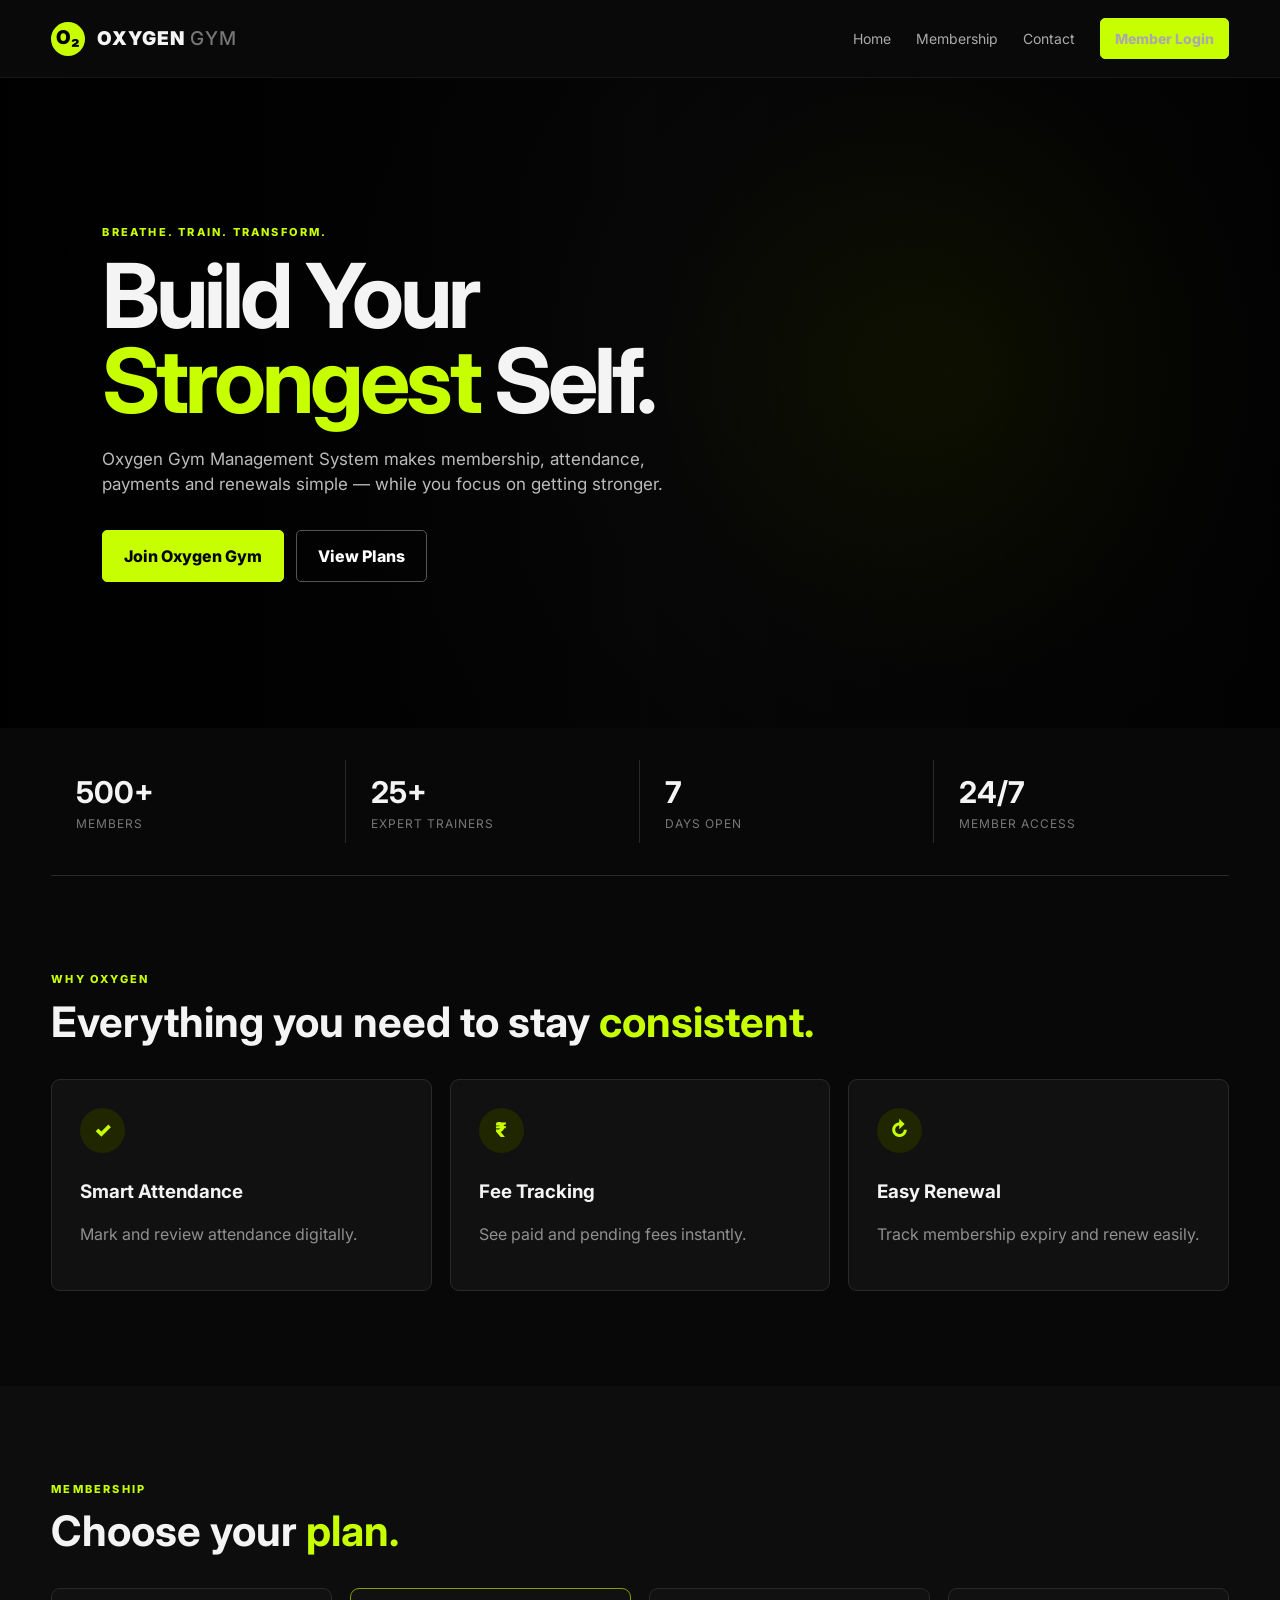
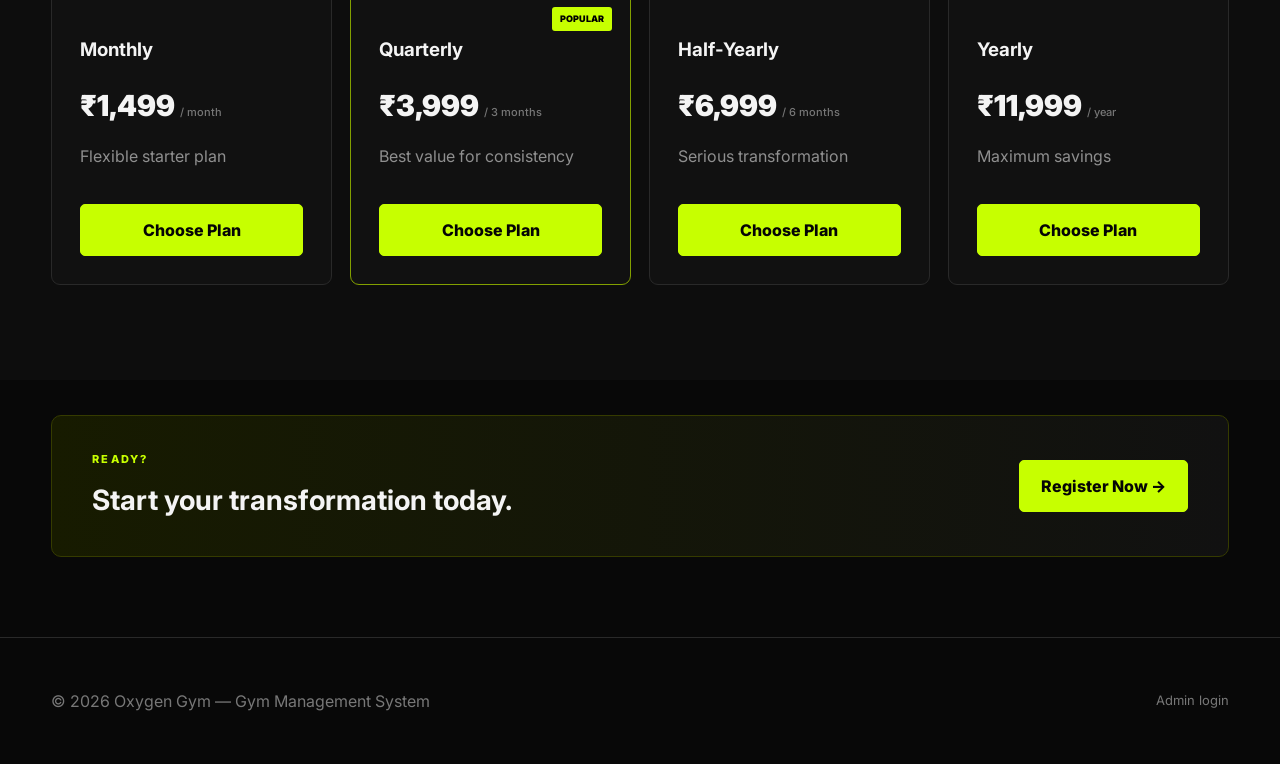
<file: index.html>
<!DOCTYPE html>
<html lang="en">
<head>
<meta charset="UTF-8">
<meta name="viewport" content="width=device-width, initial-scale=1.0">
<title>Oxygen Gym | Gym Management System</title>
<style>
@import url('https://fonts.googleapis.com/css2?family=Inter:wght@400;500;600;700;800;900&display=swap');
:root{--bg:#080808;--panel:#111;--panel2:#171717;--text:#f4f4f4;--muted:#a5a5a5;--accent:#c7ff00;--border:#292929;--danger:#ff5c5c;--max:1180px}
*{box-sizing:border-box}html{scroll-behavior:smooth}body{margin:0;background:var(--bg);color:var(--text);font-family:Inter,Arial,sans-serif;line-height:1.5}a{color:inherit;text-decoration:none}button,input,select,textarea{font:inherit}button{cursor:pointer}.container{width:min(92%,var(--max));margin:auto}
.site-header{height:78px;padding:0 4%;display:flex;align-items:center;justify-content:space-between;border-bottom:1px solid #171717;background:#090909;position:relative;z-index:5}.brand{font-weight:900;letter-spacing:1px;font-size:19px}.brand span{display:inline-flex;background:var(--accent);color:#000;width:34px;height:34px;align-items:center;justify-content:center;border-radius:50%;margin-right:7px}.brand b{font-weight:500;color:#777}.site-header nav{display:flex;gap:25px;align-items:center}.site-header nav a{color:#aaa;font-size:14px}.site-header nav a:hover,.site-header nav .active{color:#fff}.menu-btn{display:none;background:none;color:#fff;border:0;font-size:25px}
.btn{display:inline-block;background:var(--accent);color:#050505;border:1px solid var(--accent);padding:13px 21px;border-radius:5px;font-weight:800;transition:.2s}.btn:hover{transform:translateY(-2px);filter:brightness(.92)}.btn-outline{background:transparent;color:#fff;border-color:#555}.btn-sm{padding:9px 14px!important}.full-btn{width:100%;margin-top:8px}.eyebrow{font-size:11px;letter-spacing:2.2px;color:var(--accent);font-weight:800;margin:0 0 12px}
.hero{min-height:650px;display:flex;align-items:center;padding:80px 8%;background:linear-gradient(90deg,rgba(0,0,0,.98),rgba(0,0,0,.58),rgba(0,0,0,.85)),radial-gradient(circle at 75% 45%,#303900 0,#111 30%,#080808 65%)}.hero-content{max-width:720px}.hero h1{font-size:clamp(48px,7vw,92px);line-height:.95;margin:0 0 24px;letter-spacing:-4px}.hero h1 span,h1 span,h2 span{color:var(--accent)}.hero-text{color:#bbb;max-width:620px;font-size:17px}.hero-actions{display:flex;gap:12px;margin-top:32px}.stats{display:grid;grid-template-columns:repeat(4,1fr);border-bottom:1px solid var(--border);padding:32px 0}.stats div{padding:10px 25px;border-right:1px solid var(--border)}.stats div:last-child{border:0}.stats strong,.stats span{display:block}.stats strong{font-size:30px}.stats span{color:#777;font-size:12px;text-transform:uppercase;letter-spacing:1px}
.section{padding:95px 0}.section-head{margin-bottom:35px}.section-head h1,.section-head h2{font-size:42px;line-height:1.05;margin:0}.cards{display:grid;gap:18px}.three{grid-template-columns:repeat(3,1fr)}.four{grid-template-columns:repeat(4,1fr)}.feature,.plan,.panel,.form-card{background:var(--panel);border:1px solid var(--border);border-radius:9px}.feature{padding:28px}.feature .icon{width:45px;height:45px;border-radius:50%;display:grid;place-items:center;background:#202600;color:var(--accent);font-weight:900;font-size:20px}.feature h3{margin:25px 0 8px}.feature p,.plan p,.form-card p{color:#8f8f8f}.dark-section{background:#0d0d0d}.plan{padding:28px;position:relative}.plan.popular{border-color:#829f00}.plan label{position:absolute;right:18px;top:18px;background:var(--accent);color:#000;font-size:9px;font-weight:900;padding:5px 8px;border-radius:3px}.price{font-size:29px;font-weight:900;margin:20px 0 10px}.price small{font-size:11px;color:#777;font-weight:500}.plan .btn{margin-top:20px;width:100%;text-align:center}.cta{margin-top:35px;margin-bottom:80px;padding:35px 40px;background:linear-gradient(90deg,#171b00,#111);border:1px solid #353b00;border-radius:10px;display:flex;justify-content:space-between;align-items:center}.cta h2{margin:0;font-size:28px}footer{border-top:1px solid var(--border);padding:35px 0;color:#777}.footer-inner{display:flex;justify-content:space-between;align-items:center}.footer-inner .brand{color:#fff}
.app-bg{background:#080808}.form-page{padding:65px 0}.form-card{padding:38px;max-width:900px;margin:auto}.form-grid{display:grid;grid-template-columns:1fr 1fr;gap:20px;margin-top:30px}label{display:block;color:#bbb;font-size:13px;font-weight:600}input,select,textarea{width:100%;margin-top:8px;padding:13px 14px;background:#090909;border:1px solid #333;border-radius:5px;color:#fff;outline:none}input:focus,select:focus,textarea:focus{border-color:var(--accent)}.full{grid-column:1/-1}#registerMsg,#loginMsg,#contactMsg{margin-top:18px}.success{padding:13px;background:#172000;border:1px solid #465800;color:#dfff7a;border-radius:5px}.error{padding:13px;background:#260d0d;border:1px solid #612323;color:#ff9d9d;border-radius:5px}.login-page{min-height:100vh;display:grid;place-items:center;padding:20px}.login-card{width:min(430px,100%);padding:40px;background:var(--panel);border:1px solid var(--border);border-radius:10px}.centered{display:block;text-align:center;margin-bottom:35px}.login-card h1{font-size:40px;margin:0}.login-card form{margin:25px 0}.login-card hr{border:0;border-top:1px solid var(--border);margin:25px 0}.small{font-size:12px;color:#777}
.dashboard-layout{display:flex;min-height:100vh}.sidebar{width:235px;background:#0d0d0d;border-right:1px solid var(--border);padding:25px 16px;display:flex;flex-direction:column;position:fixed;top:0;bottom:0}.sidebar .brand{padding:8px 10px 35px}.sidebar nav{display:grid;gap:5px}.sidebar nav a{padding:12px 14px;border-radius:5px;color:#888;font-size:13px}.sidebar nav a:hover,.sidebar nav a.active{background:#1a1a1a;color:#fff}.logout{margin-top:auto;border:0;background:none;color:#777;text-align:left;padding:13px 14px}.dashboard-main{margin-left:235px;width:calc(100% - 235px);padding:45px 5%}.mobile-top{display:none}.page-title{display:flex;justify-content:space-between;align-items:end;margin-bottom:30px}.page-title h1{font-size:40px;margin:0}.metric-grid{display:grid;grid-template-columns:repeat(4,1fr);gap:15px;margin-bottom:20px}.metric{background:var(--panel);border:1px solid var(--border);border-radius:8px;padding:20px}.metric span,.metric small{display:block;color:#777;font-size:11px}.metric strong{display:block;font-size:25px;margin:7px 0}.metric small{color:#999}.dashboard-grid{display:grid;grid-template-columns:1fr 1fr;gap:20px}.panel{padding:22px;margin-bottom:20px}.panel-head{display:flex;align-items:center;justify-content:space-between;margin-bottom:18px}.panel-head h2{font-size:17px;margin:0}.panel-head a{font-size:12px;color:var(--accent)}.panel-head .search{width:230px;margin:0}.profile-row{display:flex;justify-content:space-between;padding:13px 0;border-bottom:1px solid var(--border);font-size:13px}.profile-row span:first-child{color:#777}.profile-row span:last-child{text-align:right}.table-wrap{overflow-x:auto}table{width:100%;border-collapse:collapse;font-size:13px}th,td{text-align:left;padding:14px 10px;border-bottom:1px solid var(--border);white-space:nowrap}th{color:#777;font-size:10px;text-transform:uppercase;letter-spacing:1px}td{color:#ddd}.badge{padding:4px 8px;border-radius:20px;background:#202600;color:#dfff7a;font-size:10px}.badge.danger{background:#2b1111;color:#ff9b9b}.membership-highlight{background:linear-gradient(100deg,#182000,#101010);border:1px solid #3a4600;padding:25px;border-radius:8px;margin-bottom:20px}.membership-highlight h2{margin:0 0 5px}.plans-page{margin-bottom:40px}.contact-grid{display:grid;grid-template-columns:1fr 1fr;gap:40px;align-items:start}.contact-grid h1{font-size:50px;line-height:1;margin:0 0 18px}.contact-info{margin-top:35px;color:#aaa;display:grid;gap:10px}
@media(max-width:800px){.site-header nav{display:none}.menu-btn{display:block}.hero{min-height:560px;padding:60px 5%}.hero h1{letter-spacing:-2px}.stats,.three,.four,.metric-grid,.dashboard-grid,.contact-grid{grid-template-columns:1fr 1fr}.stats div:nth-child(2){border:0}.dashboard-layout{display:block}.sidebar{display:none}.dashboard-main{margin:0;width:100%;padding:25px 4%}.mobile-top{display:flex;justify-content:space-between;align-items:center;margin-bottom:30px}.mobile-top button{background:none;border:0;color:#fff;font-size:22px}.page-title{align-items:start;gap:15px;flex-direction:column}.form-grid{grid-template-columns:1fr}.full{grid-column:auto}.cta{flex-direction:column;align-items:start;gap:20px}.contact-grid{grid-template-columns:1fr}.form-card{padding:25px}.section-head h1,.section-head h2,.contact-grid h1{font-size:35px}}
@media(max-width:520px){.stats,.three,.four,.metric-grid{grid-template-columns:1fr}.stats div{border-right:0;border-bottom:1px solid var(--border)}.hero h1{font-size:52px}.hero-actions{flex-direction:column}.btn{text-align:center}.footer-inner{display:block}.page-title h1{font-size:32px}.metric-grid{gap:10px}.metric strong{font-size:22px}}

.site-header nav.open{display:flex!important;flex-direction:column;position:absolute;top:78px;left:0;right:0;background:#090909;padding:20px 4%;border-bottom:1px solid #222;align-items:flex-start}.view{display:none}.view.active{display:block}.app-nav{position:sticky;top:0;z-index:20}.single-main{min-height:80vh}.dashboard-links{margin-bottom:25px;display:flex;gap:8px;flex-wrap:wrap}
</style>
</head>
<body>

<header class="site-header app-nav">
<a class="brand" href="#" onclick="showView('home');return false"><span>O₂</span> OXYGEN <b>GYM</b></a>
<nav>
<a href="#" onclick="showView('home');return false">Home</a>
<a href="#" onclick="showView('membership');return false">Membership</a>
<a href="#" onclick="showView('contact');return false">Contact</a>
<a class="btn btn-sm" href="#" onclick="showView('login');return false">Member Login</a>
</nav>
<button class="menu-btn" onclick="document.querySelector('.site-header nav').classList.toggle('open')">☰</button>
</header>

<section id="home" class="view active">
<section class="hero"><div class="hero-content">
<p class="eyebrow">BREATHE. TRAIN. TRANSFORM.</p>
<h1>Build Your <span>Strongest</span> Self.</h1>
<p class="hero-text">Oxygen Gym Management System makes membership, attendance, payments and renewals simple — while you focus on getting stronger.</p>
<div class="hero-actions">
<a class="btn" href="#" onclick="showView('register');return false">Join Oxygen Gym</a>
<a class="btn btn-outline" href="#" onclick="showView('membership');return false">View Plans</a>
</div></div></section>
<section class="stats container"><div><strong>500+</strong><span>Members</span></div><div><strong>25+</strong><span>Expert Trainers</span></div><div><strong>7</strong><span>Days Open</span></div><div><strong>24/7</strong><span>Member Access</span></div></section>
<section class="section container"><div class="section-head"><p class="eyebrow">WHY OXYGEN</p><h2>Everything you need to stay <span>consistent.</span></h2></div>
<div class="cards three">
<article class="feature"><div class="icon">✓</div><h3>Smart Attendance</h3><p>Mark and review attendance digitally.</p></article>
<article class="feature"><div class="icon">₹</div><h3>Fee Tracking</h3><p>See paid and pending fees instantly.</p></article>
<article class="feature"><div class="icon">↻</div><h3>Easy Renewal</h3><p>Track membership expiry and renew easily.</p></article>
</div></section>
<section class="section dark-section"><div class="container"><div class="section-head"><p class="eyebrow">MEMBERSHIP</p><h2>Choose your <span>plan.</span></h2></div>
<div class="cards four">
<article class="plan"><h3>Monthly</h3><div class="price">₹1,499 <small>/ month</small></div><p>Flexible starter plan</p><a href="#" class="btn" onclick="selectPlan('Monthly');return false">Choose Plan</a></article>
<article class="plan popular"><label>POPULAR</label><h3>Quarterly</h3><div class="price">₹3,999 <small>/ 3 months</small></div><p>Best value for consistency</p><a href="#" class="btn" onclick="selectPlan('Quarterly');return false">Choose Plan</a></article>
<article class="plan"><h3>Half-Yearly</h3><div class="price">₹6,999 <small>/ 6 months</small></div><p>Serious transformation</p><a href="#" class="btn" onclick="selectPlan('Half-Yearly');return false">Choose Plan</a></article>
<article class="plan"><h3>Yearly</h3><div class="price">₹11,999 <small>/ year</small></div><p>Maximum savings</p><a href="#" class="btn" onclick="selectPlan('Yearly');return false">Choose Plan</a></article>
</div></div></section>
<section class="cta container"><div><p class="eyebrow">READY?</p><h2>Start your transformation today.</h2></div><a class="btn" href="#" onclick="showView('register');return false">Register Now →</a></section>
</section>

<section id="register" class="view app-bg"><main class="form-page container"><div class="form-card">
<div class="section-head"><p class="eyebrow">BECOME A MEMBER</p><h1>Join <span>Oxygen Gym.</span></h1><p>Create your member profile.</p></div>
<form id="registerForm" class="form-grid">
<label>Full Name<input name="name" required></label>
<label>Mobile Number<input name="phone" required pattern="[0-9]{10}" placeholder="10-digit mobile"></label>
<label>Email<input name="email" type="email" required></label>
<label>Date of Birth<input name="dob" type="date" required></label>
<label>Gender<select name="gender" required><option value="">Select</option><option>Male</option><option>Female</option><option>Other</option></select></label>
<label>Membership Plan<select name="plan" id="plan" required><option value="">Select Plan</option><option>Monthly</option><option>Quarterly</option><option>Half-Yearly</option><option>Yearly</option></select></label>
<label class="full">Address<textarea name="address" rows="3"></textarea></label>
<div class="full"><button class="btn" type="submit">Create Membership</button></div>
</form><div id="registerMsg"></div></div></main></section>

<section id="login" class="view app-bg"><main class="login-page"><div class="login-card">
<a class="brand centered" href="#" onclick="showView('home');return false"><span>O₂</span> OXYGEN <b>GYM</b></a>
<p class="eyebrow">MEMBER PORTAL</p><h1>Welcome <span>back.</span></h1><p>Login using your registered email.</p>
<form id="loginForm"><label>Email<input id="loginEmail" type="email" required placeholder="you@example.com"></label><button class="btn full-btn" type="submit">Login →</button></form>
<div id="loginMsg"></div><hr><p class="small">Gym staff? <a href="admin-login.html" style="color:var(--accent)">Admin sign in</a></p>
</div></main></section>

<section id="dashboard" class="view app-bg"><main class="dashboard-main single-main">
<div class="page-title"><div><p class="eyebrow">MEMBER PORTAL</p><h1>My <span>Dashboard</span></h1></div><div id="today"></div></div>
<div class="dashboard-links">
<button class="btn btn-sm" onclick="showView('attendance')">✓ Attendance</button>
<button class="btn btn-sm" onclick="showView('membership')">◆ Membership</button>
<button class="btn btn-sm" onclick="showView('payments')">₹ Payments</button>
<button class="btn btn-sm" onclick="logout()">Logout</button>
</div>
<div class="metric-grid">
<div class="metric"><span>Membership</span><strong id="dashPlan">—</strong></div>
<div class="metric"><span>Expiry Date</span><strong id="dashExpiry">—</strong></div>
<div class="metric"><span>Attendance</span><strong id="dashAttendance">0</strong></div>
<div class="metric"><span>Pending Fees</span><strong id="dashPending">₹0</strong></div>
</div>
<div class="dashboard-grid">
<section class="panel"><div class="panel-head"><h2>Member Profile</h2></div><div id="profile"></div></section>
<section class="panel"><div class="panel-head"><h2>Recent Attendance</h2></div><div id="recentAttendance"></div></section>
</div></main></section>

<section id="attendance" class="view app-bg"><main class="dashboard-main single-main">
<div class="page-title"><div><p class="eyebrow">TRACK YOUR CONSISTENCY</p><h1>My <span>Attendance</span></h1></div><button class="btn" onclick="markAttendance()">✓ Mark Today's Attendance</button></div>
<button class="btn btn-sm" onclick="showView('dashboard')">← Dashboard</button>
<section class="panel" style="margin-top:20px"><div class="panel-head"><h2>Attendance History</h2><span id="attendanceCount"></span></div>
<div class="table-wrap"><table><thead><tr><th>Date</th><th>Check-in Time</th><th>Status</th></tr></thead><tbody id="attendanceTable"></tbody></table></div></section>
</main></section>

<section id="membership" class="view app-bg"><main class="dashboard-main single-main">
<div class="page-title"><div><p class="eyebrow">MEMBERSHIP</p><h1>Plans & <span>Renewal</span></h1></div></div>
<div id="currentMembership" class="membership-highlight"><h2>Membership Plans</h2><p>Login as a member to see your current plan.</p></div>
<div class="cards four plans-page">
<article class="plan"><h3>Monthly</h3><div class="price">₹1,499</div><p>1 month access</p><button class="btn" onclick="renewMembership('Monthly',1499,1)">Renew</button></article>
<article class="plan popular"><label>POPULAR</label><h3>Quarterly</h3><div class="price">₹3,999</div><p>3 months access</p><button class="btn" onclick="renewMembership('Quarterly',3999,3)">Renew</button></article>
<article class="plan"><h3>Half-Yearly</h3><div class="price">₹6,999</div><p>6 months access</p><button class="btn" onclick="renewMembership('Half-Yearly',6999,6)">Renew</button></article>
<article class="plan"><h3>Yearly</h3><div class="price">₹11,999</div><p>12 months access</p><button class="btn" onclick="renewMembership('Yearly',11999,12)">Renew</button></article>
</div>
</main></section>

<section id="payments" class="view app-bg"><main class="dashboard-main single-main">
<div class="page-title"><div><p class="eyebrow">FINANCE</p><h1>Fees & <span>Payments</span></h1></div></div>
<button class="btn btn-sm" onclick="showView('dashboard')">← Dashboard</button>
<div class="metric-grid" style="margin-top:20px"><div class="metric"><span>Total Paid</span><strong id="totalPaid">₹0</strong></div><div class="metric"><span>Pending</span><strong id="totalPending">₹0</strong></div></div>
<section class="panel"><div class="panel-head"><h2>Payment History</h2><button class="btn btn-sm" onclick="demoPayment()">+ Record Payment</button></div>
<div class="table-wrap"><table><thead><tr><th>Date</th><th>Description</th><th>Amount</th><th>Status</th></tr></thead><tbody id="paymentsTable"></tbody></table></div></section>
</main></section>

<section id="admin" class="view app-bg"><main class="dashboard-main single-main">
<div class="page-title"><div><p class="eyebrow">ADMINISTRATION</p><h1>Gym <span>Overview</span></h1></div><button class="btn btn-sm" onclick="logout()">Logout</button></div>
<div class="metric-grid"><div class="metric"><span>Total Members</span><strong id="adminMembers">0</strong></div><div class="metric"><span>Active Members</span><strong id="adminActive">0</strong></div><div class="metric"><span>Today's Attendance</span><strong id="adminToday">0</strong></div><div class="metric"><span>Pending Fees</span><strong id="adminFees">₹0</strong></div></div>
<section class="panel"><div class="panel-head"><h2>Member Management</h2><input id="memberSearch" class="search" placeholder="Search members..." oninput="renderAdmin()"></div>
<div class="table-wrap"><table><thead><tr><th>Name</th><th>Email</th><th>Plan</th><th>Expiry</th><th>Fees Due</th><th>Action</th></tr></thead><tbody id="membersTable"></tbody></table></div></section>
</main></section>

<section id="contact" class="view app-bg"><main class="form-page container"><div class="contact-grid">
<section><p class="eyebrow">GET IN TOUCH</p><h1>Talk to <span>Oxygen Gym.</span></h1><p>Have a question about memberships, fees or training?</p>
<div class="contact-info"><p>📍 Malad West, Mumbai, Maharashtra</p><p>☎ +91 98765 43210</p><p>✉ hello@oxygengym.com</p><p>🕒 Mon–Sun: 6:00 AM – 11:00 PM</p></div></section>
<section class="form-card"><form id="contactForm"><label>Name<input name="name" required></label><label>Email<input name="email" type="email" required></label><label>Message<textarea name="message" rows="6" required></textarea></label><button class="btn" type="submit">Send Message</button></form><div id="contactMsg"></div></section>
</div></main></section>

<footer><div class="container footer-inner"><p>© 2026 Oxygen Gym — Gym Management System</p><a href="admin-login.html" style="color:#777;font-size:13px">Admin login</a></div></footer>

<script>
const DB_KEY="oxygenGymDB"; const SESSION_KEY="oxygenGymSession";
const PLAN_MONTHS={Monthly:1,Quarterly:3,"Half-Yearly":6,Yearly:12};
const PLAN_PRICE={Monthly:1499,Quarterly:3999,"Half-Yearly":6999,Yearly:11999};

function getDB(){let d=null;try{d=JSON.parse(localStorage.getItem(DB_KEY)||"null")}catch(e){}if(!d){d={members:[],attendance:[],payments:[],loginLog:[]}}d.members=d.members||[];d.attendance=d.attendance||[];d.payments=d.payments||[];d.loginLog=d.loginLog||[];localStorage.setItem(DB_KEY,JSON.stringify(d));return d}
function logEvent(d,m,type){d.loginLog.push({id:uid(),memberId:m.id,name:m.name,email:m.email,type:type,time:new Date().toISOString()})}
function saveDB(d){localStorage.setItem(DB_KEY,JSON.stringify(d))}
function session(){return localStorage.getItem(SESSION_KEY)}
function currentMember(){let email=session();return getDB().members.find(m=>m.email===email)}
function uid(){return Date.now().toString(36)+Math.random().toString(36).slice(2,7)}
function fmtDate(v){if(!v)return "—";return new Date(v+"T00:00:00").toLocaleDateString("en-IN",{day:"2-digit",month:"short",year:"numeric"})}
function iso(d){return d.getFullYear()+"-"+String(d.getMonth()+1).padStart(2,"0")+"-"+String(d.getDate()).padStart(2,"0")}
function today(){return iso(new Date())}
function addMonths(date,months){let d=new Date(date+"T00:00:00");d.setMonth(d.getMonth()+months);return iso(d)}
function esc(v){return String(v??"").replace(/[&<>"']/g,c=>({"&":"&amp;","<":"&lt;",">":"&gt;",'"':"&quot;","'":"&#39;"}[c]))}
function money(n){return "₹"+Number(n||0).toLocaleString("en-IN")}
function toggleMenu(){alert("On mobile, use the main page buttons. Dashboard pages can be opened directly from the desktop-style navigation when needed.")}
function logout(){localStorage.removeItem(SESSION_KEY);showView("login")}

document.addEventListener("DOMContentLoaded",()=>{
  const params=new URLSearchParams(location.search); const plan=params.get("plan"); const planEl=document.getElementById("plan"); if(plan&&planEl)planEl.value=plan;
  const reg=document.getElementById("registerForm"); if(reg)reg.addEventListener("submit",registerMember);
  const login=document.getElementById("loginForm"); if(login)login.addEventListener("submit",loginUser);
  const contact=document.getElementById("contactForm"); if(contact)contact.addEventListener("submit",sendContact);
  if(document.getElementById("dashboard")){}
  if(location.pathname.endsWith("dashboard.html"))renderDashboard();
  if(location.pathname.endsWith("attendance.html"))renderAttendance();
  if(location.pathname.endsWith("membership.html"))renderMembership();
  if(location.pathname.endsWith("payments.html"))renderPayments();
  if(location.pathname.endsWith("admin.html"))renderAdmin();
  if(document.getElementById("today"))document.getElementById("today").textContent=new Date().toLocaleDateString("en-IN",{weekday:"short",day:"numeric",month:"short"});
});
function registerMember(e){
 e.preventDefault();let f=new FormData(e.target),d=getDB(),email=f.get("email").trim().toLowerCase();
 if(d.members.some(m=>m.email===email)){show("registerMsg","This email is already registered. Please login.","error");return}
 let start=today(),months=PLAN_MONTHS[f.get("plan")],price=PLAN_PRICE[f.get("plan")];
 let m={id:uid(),name:f.get("name"),phone:f.get("phone"),email,dob:f.get("dob"),gender:f.get("gender"),plan:f.get("plan"),address:f.get("address"),startDate:start,expiryDate:addMonths(start,months),feesDue:price,createdAt:new Date().toISOString()};
 d.members.push(m);logEvent(d,m,"Registration");d.payments.push({id:uid(),memberId:m.id,date:start,description:"Membership registration",amount:0,status:"Pending"});saveDB(d);localStorage.setItem(SESSION_KEY,email);
 show("registerMsg","Registration successful! Redirecting to your dashboard...","success");setTimeout(()=>{e.target.reset();showView("dashboard")},800)
}
function loginUser(e){
 e.preventDefault();let email=document.getElementById("loginEmail").value.trim().toLowerCase(),d=getDB();
 if(email==="admin@oxygengym.com"){location.href="admin-login.html";return}
 let m=d.members.find(x=>x.email===email);if(!m){show("loginMsg","No member found. Please register first.","error");return}logEvent(d,m,"Login");saveDB(d);localStorage.setItem(SESSION_KEY,email);document.getElementById("loginForm").reset();document.getElementById("loginMsg").innerHTML="";showView("dashboard")
}
function requireMember(){if(!session()||session()==="admin"){showView("login");return null}let m=currentMember();if(!m){showView("login");return null}return m}
function show(id,msg,type){let el=document.getElementById(id);if(el)el.innerHTML=`<div class="${type}">${msg}</div>`}
function renderDashboard(){
 let m=requireMember();if(!m)return;let d=getDB();
 const set=(id,v)=>{let e=document.getElementById(id);if(e)e.textContent=v};
 set("dashPlan",m.plan);set("dashExpiry",fmtDate(m.expiryDate));set("dashAttendance",d.attendance.filter(a=>a.memberId===m.id&&a.date.slice(0,7)===today().slice(0,7)).length);set("dashPending",money(m.feesDue));
 set("sideUser",m.name);
 let profile=document.getElementById("profile");if(profile)profile.innerHTML=[["Name",m.name],["Email",m.email],["Mobile",m.phone],["Gender",m.gender],["Plan",m.plan],["Valid Until",fmtDate(m.expiryDate)]].map(x=>`<div class="profile-row"><span>${x[0]}</span><span>${esc(x[1])}</span></div>`).join("");
 let ra=document.getElementById("recentAttendance");let rows=d.attendance.filter(a=>a.memberId===m.id).slice(-5).reverse();ra.innerHTML=rows.length?rows.map(a=>`<div class="profile-row"><span>${fmtDate(a.date)}</span><span class="badge">Present · ${a.time}</span></div>`).join(""):"<p class='small'>No attendance records yet.</p>"
}
function markAttendance(){
 let m=requireMember();if(!m)return;let d=getDB();if(d.attendance.some(a=>a.memberId===m.id&&a.date===today())){alert("Attendance is already marked for today.");return}
 d.attendance.push({id:uid(),memberId:m.id,date:today(),time:new Date().toLocaleTimeString("en-IN",{hour:"2-digit",minute:"2-digit"}),status:"Present"});saveDB(d);renderAttendance();alert("Today's attendance marked successfully!")
}
function renderAttendance(){let m=requireMember();if(!m)return;let d=getDB(),rows=d.attendance.filter(a=>a.memberId===m.id).sort((a,b)=>b.date.localeCompare(a.date));let tb=document.getElementById("attendanceTable");if(tb)tb.innerHTML=rows.length?rows.map(a=>`<tr><td>${fmtDate(a.date)}</td><td>${a.time}</td><td><span class="badge">Present</span></td></tr>`).join(""):`<tr><td colspan="3">No attendance records.</td></tr>`;let c=document.getElementById("attendanceCount");if(c)c.textContent=rows.length+" records"}
function renderMembership(){let m=session()&&session()!=="admin"?currentMember():null;if(!m)return;let el=document.getElementById("currentMembership");if(el)el.innerHTML=`<h2>${m.plan} Membership <span class="badge">ACTIVE</span></h2><p>Valid from ${fmtDate(m.startDate)} to ${fmtDate(m.expiryDate)} · Pending fees: <b>${money(m.feesDue)}</b></p>`}
function renewMembership(plan,price,months){let m0=requireMember();if(!m0)return;let d=getDB(),m=d.members.find(x=>x.id===m0.id),start=(new Date(m.expiryDate)>=new Date(today()+"T00:00:00"))?m.expiryDate:today();m.plan=plan;m.startDate=start;m.expiryDate=addMonths(start,months);m.feesDue+=price;d.payments.push({id:uid(),memberId:m.id,date:today(),description:plan+" membership renewal",amount:0,status:"Pending"});saveDB(d);renderMembership();alert(plan+" renewal recorded. Pending fee added: "+money(price))}
function renderPayments(){let m=requireMember();if(!m)return;let d=getDB(),rows=d.payments.filter(p=>p.memberId===m.id);let paid=rows.filter(p=>p.status==="Paid").reduce((s,p)=>s+Number(p.amount),0),pending=m.feesDue;document.getElementById("totalPaid").textContent=money(paid);document.getElementById("totalPending").textContent=money(pending);let tb=document.getElementById("paymentsTable");tb.innerHTML=rows.length?rows.map(p=>`<tr><td>${fmtDate(p.date)}</td><td>${p.description}</td><td>${money(p.amount)}</td><td><span class="badge ${p.status==="Pending"?"danger":""}">${p.status}</span></td></tr>`).join(""):`<tr><td colspan="4">No payments.</td></tr>`}
function demoPayment(){let m0=requireMember();if(!m0)return;let amount=Number(prompt("Enter payment amount:",m0.feesDue));if(!amount||amount<1)return;let d=getDB(),m=d.members.find(x=>x.id===m0.id);m.feesDue=Math.max(0,m.feesDue-amount);d.payments.push({id:uid(),memberId:m.id,date:today(),description:"Fee payment",amount,status:"Paid"});saveDB(d);renderPayments();alert("Payment recorded successfully.")}
function renderAdmin(){
 if(session()!=="admin"){showView("login");return}let d=getDB(),members=d.members,search=(document.getElementById("memberSearch")?.value||"").toLowerCase();let filtered=members.filter(m=>(m.name+" "+m.email+" "+m.phone).toLowerCase().includes(search));
 document.getElementById("adminMembers").textContent=members.length;document.getElementById("adminActive").textContent=members.filter(m=>m.expiryDate>=today()).length;document.getElementById("adminToday").textContent=d.attendance.filter(a=>a.date===today()).length;document.getElementById("adminFees").textContent=money(members.reduce((s,m)=>s+Number(m.feesDue||0),0));
 let tb=document.getElementById("membersTable");tb.innerHTML=filtered.length?filtered.map(m=>`<tr><td>${esc(m.name)}</td><td>${esc(m.email)}</td><td>${m.plan}</td><td>${fmtDate(m.expiryDate)}</td><td>${money(m.feesDue)}</td><td><button class="btn btn-sm" onclick="adminPay('${m.id}')">Pay</button> <button class="btn btn-sm" onclick="deleteMember('${m.id}')">Delete</button></td></tr>`).join(""):`<tr><td colspan="6">No members found.</td></tr>`
}
function adminPay(id){let d=getDB(),m=d.members.find(x=>x.id===id);if(!m)return;let amount=Number(prompt("Payment amount for "+m.name+":",m.feesDue));if(!amount)return;m.feesDue=Math.max(0,m.feesDue-amount);d.payments.push({id:uid(),memberId:id,date:today(),description:"Admin recorded payment",amount,status:"Paid"});saveDB(d);renderAdmin()}
function deleteMember(id){if(!confirm("Delete this member and their records?"))return;let d=getDB();d.members=d.members.filter(m=>m.id!==id);d.attendance=d.attendance.filter(a=>a.memberId!==id);d.payments=d.payments.filter(p=>p.memberId!==id);saveDB(d);renderAdmin()}
function sendContact(e){e.preventDefault();show("contactMsg","Message submitted successfully! Configure EmailJS in js/emailjs-config.js to send real emails.","success");e.target.reset()}


function showView(id){
 document.querySelectorAll('.view').forEach(v=>v.classList.remove('active'));
 const v=document.getElementById(id); if(v)v.classList.add('active');
 window.scrollTo(0,0);document.querySelector('.site-header nav').classList.remove('open');
 if(id==='dashboard')renderDashboard();
 if(id==='attendance')renderAttendance();
 if(id==='membership')renderMembership();
 if(id==='payments')renderPayments();
 if(id==='admin')renderAdmin();
}
function selectPlan(plan){document.getElementById('plan').value=plan;showView('register');}
</script>
</body></html>
</file>
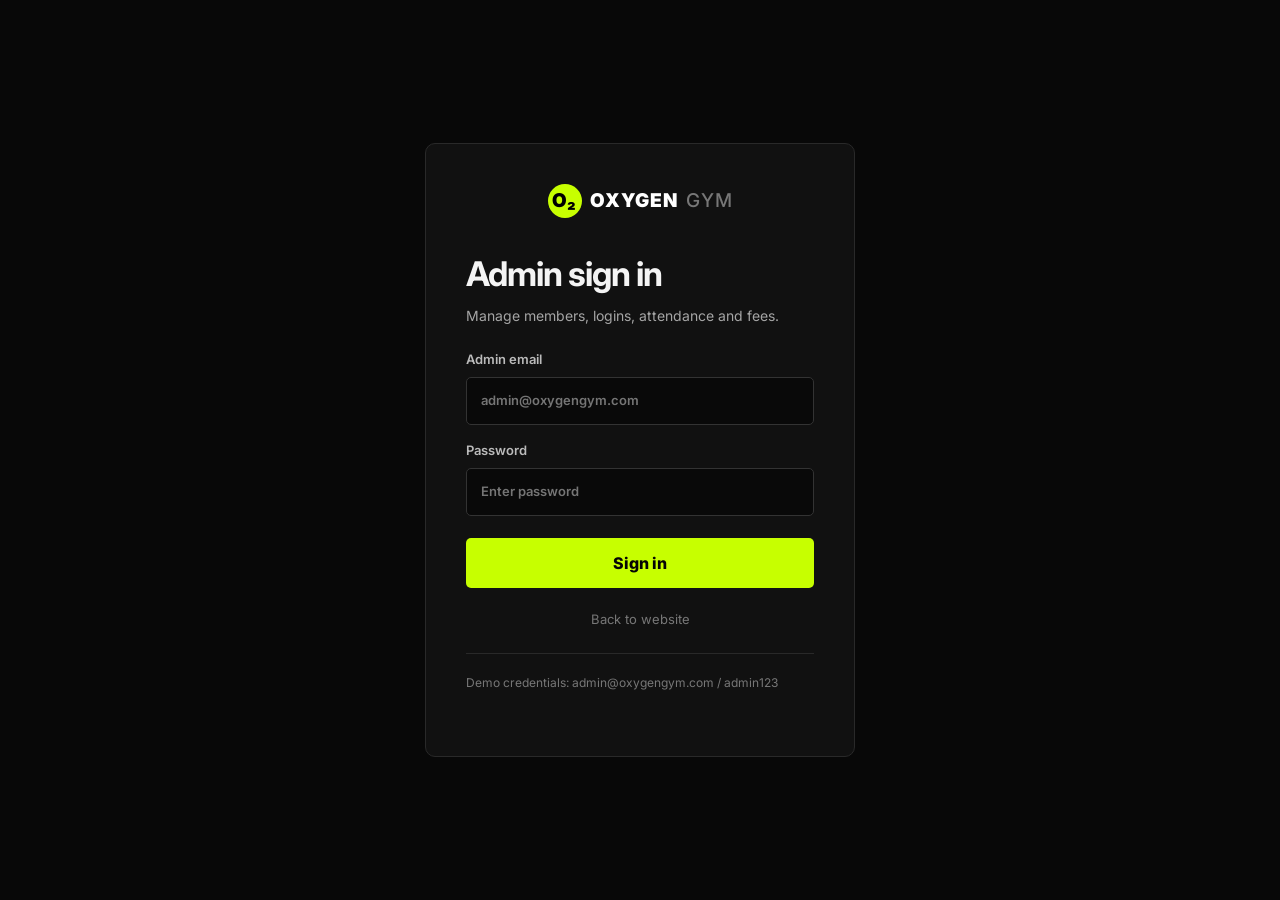
<file: admin-dashboard.html>
<!DOCTYPE html>
<html lang="en">
<head>
<meta charset="UTF-8">
<meta name="viewport" content="width=device-width, initial-scale=1.0">
<title>Admin Dashboard | Oxygen Gym</title>
<style>
@import url('https://fonts.googleapis.com/css2?family=Inter:wght@400;500;600;700;800;900&display=swap');
:root{--bg:#080808;--panel:#111;--panel2:#171717;--text:#f4f4f4;--muted:#a5a5a5;--accent:#c7ff00;--border:#292929;--danger:#ff5c5c}
*{box-sizing:border-box}
body{margin:0;background:var(--bg);color:var(--text);font-family:Inter,Arial,sans-serif;line-height:1.5}
button,input{font:inherit}
button{cursor:pointer}
:focus-visible{outline:2px solid var(--accent);outline-offset:2px}

.topbar{height:70px;padding:0 4%;display:flex;align-items:center;justify-content:space-between;border-bottom:1px solid #1c1c1c;background:#090909;position:sticky;top:0;z-index:10}
.brand{display:flex;align-items:center;gap:8px;font-weight:900;letter-spacing:1px;font-size:18px}
.brand span{display:inline-flex;background:var(--accent);color:#000;width:32px;height:32px;align-items:center;justify-content:center;border-radius:50%}
.brand b{font-weight:500;color:#777}
.top-actions{display:flex;gap:10px;align-items:center}
.who{font-size:12px;color:#777}

.btn{background:var(--accent);color:#050505;border:1px solid var(--accent);padding:9px 14px;border-radius:5px;font-weight:800;font-size:13px}
.btn:hover{filter:brightness(.92)}
.btn.ghost{background:transparent;color:#fff;border-color:#444}
.btn.ghost:hover{border-color:#777;filter:none}
.btn.danger{background:transparent;color:var(--danger);border-color:#5a2222}

main{width:min(96%,1240px);margin:0 auto;padding:36px 0 70px}
.title{display:flex;justify-content:space-between;align-items:end;gap:16px;flex-wrap:wrap;margin-bottom:26px}
.title h1{margin:0;font-size:34px;letter-spacing:-1px}
.title p{margin:4px 0 0;color:var(--muted);font-size:14px}
.live{display:inline-flex;align-items:center;gap:7px;font-size:12px;color:#8f8f8f}
.live i{width:8px;height:8px;border-radius:50%;background:var(--accent);display:inline-block}

.metrics{display:grid;grid-template-columns:repeat(6,1fr);gap:12px;margin-bottom:24px}
.metric{background:var(--panel);border:1px solid var(--border);border-radius:8px;padding:16px 18px}
.metric span{display:block;color:#8a8a8a;font-size:12px}
.metric strong{display:block;font-size:24px;margin-top:4px}
.metric.hot{border-color:#465800}
.metric.hot strong{color:var(--accent)}

.panel{background:var(--panel);border:1px solid var(--border);border-radius:9px}
.tabs{display:flex;gap:4px;padding:10px 12px 0;border-bottom:1px solid var(--border);overflow-x:auto}
.tab{background:none;border:0;color:#888;padding:11px 16px;border-bottom:2px solid transparent;font-weight:600;font-size:14px;white-space:nowrap}
.tab:hover{color:#fff}
.tab[aria-selected="true"]{color:#fff;border-bottom-color:var(--accent)}
.tab small{margin-left:6px;background:#222;color:#bbb;border-radius:20px;padding:1px 8px;font-size:11px}

.tools{display:flex;gap:10px;justify-content:space-between;align-items:center;padding:16px 18px;flex-wrap:wrap}
.tools input{width:min(320px,100%);padding:10px 13px;background:#090909;border:1px solid #333;border-radius:5px;color:#fff;outline:none}
.tools input:focus{border-color:var(--accent)}
.tools .grp{display:flex;gap:8px;flex-wrap:wrap}

.table-wrap{overflow-x:auto}
table{width:100%;border-collapse:collapse;font-size:13px}
th,td{text-align:left;padding:13px 16px;border-top:1px solid var(--border);white-space:nowrap}
th{color:#7a7a7a;font-size:11px;font-weight:600;background:#0e0e0e}
td{color:#ddd}
td.sub{color:#8a8a8a}
.badge{padding:3px 9px;border-radius:20px;background:#202600;color:#dfff7a;font-size:11px}
.badge.red{background:#2b1111;color:#ff9b9b}
.badge.grey{background:#222;color:#bbb}
.empty{padding:50px 20px;text-align:center;color:#8a8a8a}
.empty b{display:block;color:#ddd;margin-bottom:4px}
.row-actions{display:flex;gap:6px}
.row-actions .btn{padding:6px 10px;font-size:12px}
footer{margin-top:18px;font-size:12px;color:#666}

@media(max-width:1000px){.metrics{grid-template-columns:repeat(3,1fr)}}
@media(max-width:560px){.metrics{grid-template-columns:1fr 1fr}.title h1{font-size:28px}.who{display:none}}
@media(prefers-reduced-motion:reduce){*{transition:none!important}}
</style>
</head>
<body>

<header class="topbar">
  <div class="brand"><span>O₂</span> OXYGEN <b>ADMIN</b></div>
  <div class="top-actions">
    <span class="who">admin@oxygengym.com</span>
    <a class="btn ghost" href="index.html" style="text-decoration:none">View website</a>
    <button class="btn" id="logoutBtn">Sign out</button>
  </div>
</header>

<main>
  <div class="title">
    <div>
      <h1>Gym overview</h1>
      <p>Every member, login, attendance record and payment saved by the website.</p>
    </div>
    <span class="live"><i></i> Updates automatically when a customer logs in</span>
  </div>

  <section class="metrics" aria-label="Summary">
    <div class="metric"><span>Total members</span><strong id="mMembers">0</strong></div>
    <div class="metric"><span>Active memberships</span><strong id="mActive">0</strong></div>
    <div class="metric hot"><span>Logins today</span><strong id="mLoginsToday">0</strong></div>
    <div class="metric"><span>Present today</span><strong id="mPresent">0</strong></div>
    <div class="metric"><span>Fees collected</span><strong id="mPaid">₹0</strong></div>
    <div class="metric"><span>Fees pending</span><strong id="mPending">₹0</strong></div>
  </section>

  <section class="panel">
    <div class="tabs" role="tablist">
      <button class="tab" role="tab" data-tab="customers" aria-selected="true">Customers <small id="cCustomers">0</small></button>
      <button class="tab" role="tab" data-tab="logins" aria-selected="false">Login activity <small id="cLogins">0</small></button>
      <button class="tab" role="tab" data-tab="attendance" aria-selected="false">Attendance <small id="cAttendance">0</small></button>
      <button class="tab" role="tab" data-tab="payments" aria-selected="false">Payments <small id="cPayments">0</small></button>
    </div>

    <div class="tools">
      <input id="search" type="search" placeholder="Search this table" aria-label="Search this table">
      <div class="grp">
        <button class="btn ghost" id="exportBtn">Download CSV</button>
        <button class="btn danger" id="clearLogBtn" hidden>Clear login history</button>
      </div>
    </div>

    <div class="table-wrap"><table id="table"></table></div>
  </section>

  <footer>Data is stored in this browser's localStorage under "oxygenGymDB". Use the same browser as the website to see customer data.</footer>
</main>

<script>
const DB_KEY = "oxygenGymDB";
const ADMIN_SESSION_KEY = "oxygenGymAdmin";

// ---- guard: must be signed in ----
try {
  if (sessionStorage.getItem(ADMIN_SESSION_KEY) !== "1") location.replace("admin-login.html");
} catch (e) { location.replace("admin-login.html"); }

// ---- helpers ----
function getDB() {
  let d = null;
  try { d = JSON.parse(localStorage.getItem(DB_KEY) || "null"); } catch (e) {}
  d = d || {};
  d.members = d.members || [];
  d.attendance = d.attendance || [];
  d.payments = d.payments || [];
  d.loginLog = d.loginLog || [];
  return d;
}
function saveDB(d) { localStorage.setItem(DB_KEY, JSON.stringify(d)); }
function esc(v) {
  return String(v == null ? "" : v).replace(/[&<>"']/g, c => ({ "&": "&amp;", "<": "&lt;", ">": "&gt;", '"': "&quot;", "'": "&#39;" }[c]));
}
function iso(d) { return d.getFullYear() + "-" + String(d.getMonth() + 1).padStart(2, "0") + "-" + String(d.getDate()).padStart(2, "0"); }
function today() { return iso(new Date()); }
function money(n) { return "₹" + Number(n || 0).toLocaleString("en-IN"); }
function fmtDate(v) {
  if (!v) return "—";
  const d = new Date(String(v).length <= 10 ? v + "T00:00:00" : v);
  return isNaN(d) ? "—" : d.toLocaleDateString("en-IN", { day: "2-digit", month: "short", year: "numeric" });
}
function fmtDateTime(v) {
  const d = new Date(v);
  if (isNaN(d)) return "—";
  return d.toLocaleDateString("en-IN", { day: "2-digit", month: "short", year: "numeric" }) + ", " +
         d.toLocaleTimeString("en-IN", { hour: "2-digit", minute: "2-digit" });
}
function isoDay(v) { const d = new Date(v); return isNaN(d) ? "" : iso(d); }

// ---- table definitions ----
let activeTab = "customers";
let currentRows = [];     // plain-text rows for CSV
let currentHeaders = [];

function build(tab, d, q) {
  const has = s => String(s).toLowerCase().includes(q);
  const memberById = id => d.members.find(m => m.id === id);

  if (tab === "customers") {
    const lastLogin = {}, loginCount = {};
    d.loginLog.forEach(l => {
      if (l.type !== "Login") return;
      loginCount[l.memberId] = (loginCount[l.memberId] || 0) + 1;
      if (!lastLogin[l.memberId] || l.time > lastLogin[l.memberId]) lastLogin[l.memberId] = l.time;
    });
    const rows = d.members.filter(m => has([m.name, m.email, m.phone, m.plan, m.gender].join(" ")));
    return {
      headers: ["Name", "Email", "Mobile", "Gender", "Plan", "Joined", "Expires", "Status", "Fees due", "Logins", "Last login", "Actions"],
      csvHeaders: ["Name", "Email", "Mobile", "Gender", "DOB", "Address", "Plan", "Joined", "Expires", "Status", "Fees due", "Logins", "Last login"],
      html: rows.map(m => {
        const active = m.expiryDate >= today();
        return `<tr>
          <td>${esc(m.name)}</td><td>${esc(m.email)}</td><td class="sub">${esc(m.phone)}</td><td class="sub">${esc(m.gender)}</td>
          <td>${esc(m.plan)}</td><td class="sub">${fmtDate(m.startDate)}</td><td class="sub">${fmtDate(m.expiryDate)}</td>
          <td><span class="badge ${active ? "" : "red"}">${active ? "Active" : "Expired"}</span></td>
          <td>${m.feesDue > 0 ? `<span class="badge red">${money(m.feesDue)}</span>` : `<span class="badge">Paid up</span>`}</td>
          <td>${loginCount[m.id] || 0}</td><td class="sub">${lastLogin[m.id] ? fmtDateTime(lastLogin[m.id]) : "Never"}</td>
          <td><div class="row-actions">
            <button class="btn" data-act="pay" data-id="${esc(m.id)}">Record payment</button>
            <button class="btn danger" data-act="del" data-id="${esc(m.id)}">Delete</button>
          </div></td></tr>`;
      }),
      csv: rows.map(m => [m.name, m.email, m.phone, m.gender, m.dob, m.address, m.plan, m.startDate, m.expiryDate,
        m.expiryDate >= today() ? "Active" : "Expired", m.feesDue, loginCount[m.id] || 0, lastLogin[m.id] || ""]),
      empty: ["No customers yet", "Members appear here as soon as they register on the website."]
    };
  }

  if (tab === "logins") {
    const rows = d.loginLog.slice().sort((a, b) => b.time.localeCompare(a.time))
      .filter(l => has([l.name, l.email, l.type, fmtDateTime(l.time)].join(" ")));
    return {
      headers: ["Customer", "Email", "Event", "Date and time"],
      csvHeaders: ["Customer", "Email", "Event", "Timestamp"],
      html: rows.map(l => `<tr><td>${esc(l.name)}</td><td>${esc(l.email)}</td>
        <td><span class="badge ${l.type === "Login" ? "" : "grey"}">${esc(l.type)}</span></td><td class="sub">${fmtDateTime(l.time)}</td></tr>`),
      csv: rows.map(l => [l.name, l.email, l.type, l.time]),
      empty: ["No logins recorded yet", "Each time a customer logs in or registers, it is saved here with the time."]
    };
  }

  if (tab === "attendance") {
    const rows = d.attendance.slice().sort((a, b) => (b.date + b.time).localeCompare(a.date + a.time))
      .filter(a => { const m = memberById(a.memberId); return has([m ? m.name : "", m ? m.email : "", a.date].join(" ")); });
    return {
      headers: ["Customer", "Email", "Date", "Check-in", "Status"],
      csvHeaders: ["Customer", "Email", "Date", "Check-in", "Status"],
      html: rows.map(a => { const m = memberById(a.memberId) || {};
        return `<tr><td>${esc(m.name || "Deleted member")}</td><td>${esc(m.email || "")}</td><td class="sub">${fmtDate(a.date)}</td><td class="sub">${esc(a.time)}</td><td><span class="badge">${esc(a.status || "Present")}</span></td></tr>`; }),
      csv: rows.map(a => { const m = memberById(a.memberId) || {}; return [m.name || "Deleted member", m.email || "", a.date, a.time, a.status || "Present"]; }),
      empty: ["No attendance yet", "Attendance appears when members mark themselves present."]
    };
  }

  const rows = d.payments.slice().sort((a, b) => b.date.localeCompare(a.date))
    .filter(p => { const m = memberById(p.memberId); return has([m ? m.name : "", p.description, p.status, p.date].join(" ")); });
  return {
    headers: ["Customer", "Date", "Description", "Amount", "Status"],
    csvHeaders: ["Customer", "Date", "Description", "Amount", "Status"],
    html: rows.map(p => { const m = memberById(p.memberId) || {};
      return `<tr><td>${esc(m.name || "Deleted member")}</td><td class="sub">${fmtDate(p.date)}</td><td>${esc(p.description)}</td><td>${money(p.amount)}</td>
        <td><span class="badge ${p.status === "Pending" ? "red" : ""}">${esc(p.status)}</span></td></tr>`; }),
    csv: rows.map(p => { const m = memberById(p.memberId) || {}; return [m.name || "Deleted member", p.date, p.description, p.amount, p.status]; }),
    empty: ["No payments yet", "Registrations, renewals and recorded payments appear here."]
  };
}

// ---- render ----
function render() {
  const d = getDB();
  const q = document.getElementById("search").value.trim().toLowerCase();
  const t = today();

  const set = (id, v) => { document.getElementById(id).textContent = v; };
  set("mMembers", d.members.length);
  set("mActive", d.members.filter(m => m.expiryDate >= t).length);
  set("mLoginsToday", d.loginLog.filter(l => l.type === "Login" && isoDay(l.time) === t).length);
  set("mPresent", d.attendance.filter(a => a.date === t).length);
  set("mPaid", money(d.payments.filter(p => p.status === "Paid").reduce((s, p) => s + Number(p.amount || 0), 0)));
  set("mPending", money(d.members.reduce((s, m) => s + Number(m.feesDue || 0), 0)));
  set("cCustomers", d.members.length);
  set("cLogins", d.loginLog.length);
  set("cAttendance", d.attendance.length);
  set("cPayments", d.payments.length);

  const v = build(activeTab, d, q);
  currentHeaders = v.csvHeaders; currentRows = v.csv;
  const table = document.getElementById("table");
  table.innerHTML = "<thead><tr>" + v.headers.map(h => `<th>${h}</th>`).join("") + "</tr></thead>" +
    "<tbody>" + (v.html.length ? v.html.join("") :
      `<tr><td colspan="${v.headers.length}" class="empty" style="white-space:normal"><b>${q ? "Nothing matches your search" : v.empty[0]}</b>${q ? "Try a different name, email or date." : v.empty[1]}</td></tr>`) + "</tbody>";
  document.getElementById("clearLogBtn").hidden = activeTab !== "logins" || !d.loginLog.length;
}

// ---- events ----
document.querySelectorAll(".tab").forEach(btn => btn.addEventListener("click", () => {
  activeTab = btn.dataset.tab;
  document.querySelectorAll(".tab").forEach(b => b.setAttribute("aria-selected", b === btn ? "true" : "false"));
  document.getElementById("search").value = "";
  render();
}));
document.getElementById("search").addEventListener("input", render);

document.getElementById("table").addEventListener("click", e => {
  const b = e.target.closest("button[data-act]");
  if (!b) return;
  const d = getDB(), m = d.members.find(x => x.id === b.dataset.id);
  if (!m) return;
  if (b.dataset.act === "pay") {
    const raw = prompt("Payment received from " + m.name + " (₹). Pending: " + m.feesDue, m.feesDue);
    const amount = Number(raw);
    if (!raw || !(amount > 0)) return;
    m.feesDue = Math.max(0, Number(m.feesDue || 0) - amount);
    d.payments.push({ id: Date.now().toString(36), memberId: m.id, date: today(), description: "Admin recorded payment", amount, status: "Paid" });
    saveDB(d);
  } else if (b.dataset.act === "del") {
    if (!confirm("Delete " + m.name + " and all their attendance and payment records? This cannot be undone.")) return;
    d.members = d.members.filter(x => x.id !== m.id);
    d.attendance = d.attendance.filter(x => x.memberId !== m.id);
    d.payments = d.payments.filter(x => x.memberId !== m.id);
    saveDB(d);
  }
  render();
});

document.getElementById("clearLogBtn").addEventListener("click", () => {
  if (!confirm("Clear the entire login history? Members and payments are not affected.")) return;
  const d = getDB(); d.loginLog = []; saveDB(d); render();
});

function csvCell(v) {
  let s = String(v == null ? "" : v);
  if (/^[=+\-@]/.test(s)) s = "'" + s;          // stop spreadsheet formula injection
  return '"' + s.replace(/"/g, '""') + '"';
}
document.getElementById("exportBtn").addEventListener("click", () => {
  const lines = [currentHeaders].concat(currentRows).map(r => r.map(csvCell).join(","));
  const blob = new Blob(["\ufeff" + lines.join("\r\n")], { type: "text/csv;charset=utf-8" });
  const a = document.createElement("a");
  a.href = URL.createObjectURL(blob);
  a.download = "oxygen-gym-" + activeTab + "-" + today() + ".csv";
  document.body.appendChild(a); a.click(); a.remove();
  setTimeout(() => URL.revokeObjectURL(a.href), 1000);
});

document.getElementById("logoutBtn").addEventListener("click", () => {
  try { sessionStorage.removeItem(ADMIN_SESSION_KEY); } catch (e) {}
  location.href = "admin-login.html";
});

// live refresh when a customer logs in from another tab
window.addEventListener("storage", e => { if (e.key === DB_KEY) render(); });

render();
</script>
</body>
</html>
</file>
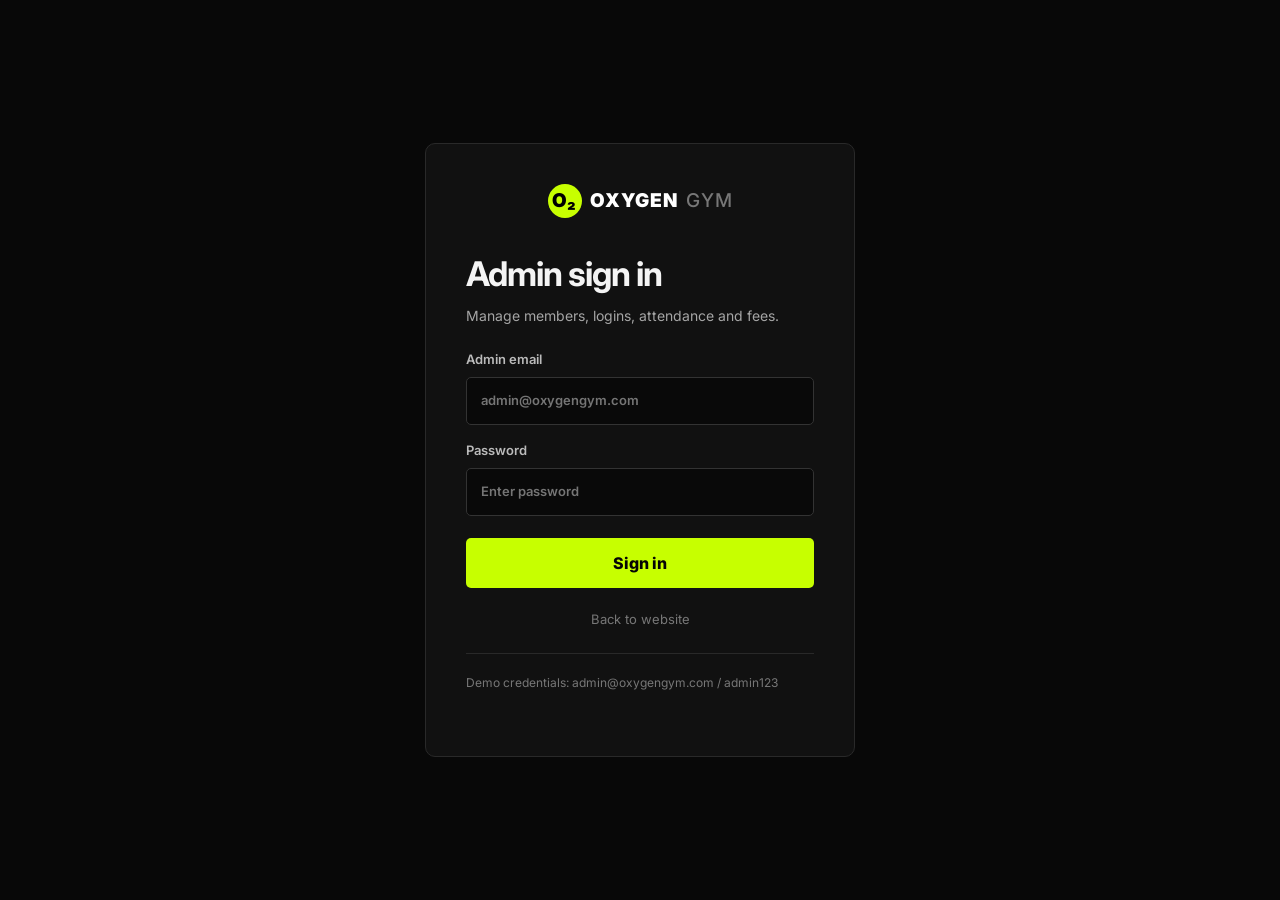
<file: admin-login.html>
<!DOCTYPE html>
<html lang="en">
<head>
<meta charset="UTF-8">
<meta name="viewport" content="width=device-width, initial-scale=1.0">
<title>Admin Login | Oxygen Gym</title>
<style>
@import url('https://fonts.googleapis.com/css2?family=Inter:wght@400;500;600;700;800;900&display=swap');
:root{--bg:#080808;--panel:#111;--text:#f4f4f4;--muted:#a5a5a5;--accent:#c7ff00;--border:#292929}
*{box-sizing:border-box}
body{margin:0;min-height:100vh;display:grid;place-items:center;padding:20px;background:var(--bg);color:var(--text);font-family:Inter,Arial,sans-serif;line-height:1.5}
.card{width:min(430px,100%);padding:40px;background:var(--panel);border:1px solid var(--border);border-radius:10px}
.brand{display:flex;align-items:center;justify-content:center;gap:8px;font-weight:900;letter-spacing:1px;font-size:19px;margin-bottom:30px;color:#fff;text-decoration:none}
.brand span{display:inline-flex;background:var(--accent);color:#000;width:34px;height:34px;align-items:center;justify-content:center;border-radius:50%}
.brand b{font-weight:500;color:#777}
h1{font-size:34px;margin:0 0 6px;letter-spacing:-1px}
p{color:var(--muted);margin:0 0 24px;font-size:14px}
label{display:block;color:#bbb;font-size:13px;font-weight:600;margin-bottom:16px}
input{width:100%;margin-top:8px;padding:13px 14px;background:#090909;border:1px solid #333;border-radius:5px;color:#fff;font:inherit;outline:none}
input:focus{border-color:var(--accent)}
button{width:100%;margin-top:6px;padding:13px;background:var(--accent);color:#050505;border:0;border-radius:5px;font:inherit;font-weight:800;cursor:pointer}
button:hover{filter:brightness(.92)}
button:focus-visible,a:focus-visible{outline:2px solid #fff;outline-offset:2px}
.error{margin-top:16px;padding:13px;background:#260d0d;border:1px solid #612323;color:#ff9d9d;border-radius:5px;font-size:14px}
.back{display:block;text-align:center;margin-top:22px;font-size:13px;color:#777;text-decoration:none}
.back:hover{color:#fff}
.hint{margin-top:24px;padding-top:20px;border-top:1px solid var(--border);font-size:12px;color:#777}
</style>
</head>
<body>
<main class="card">
  <a class="brand" href="index.html"><span>O₂</span> OXYGEN <b>GYM</b></a>
  <h1>Admin sign in</h1>
  <p>Manage members, logins, attendance and fees.</p>
  <form id="adminForm" autocomplete="off">
    <label>Admin email<input id="email" type="email" required placeholder="admin@oxygengym.com"></label>
    <label>Password<input id="password" type="password" required placeholder="Enter password"></label>
    <button type="submit">Sign in</button>
  </form>
  <div id="msg" role="alert"></div>
  <a class="back" href="index.html">Back to website</a>
  <p class="hint">Demo credentials: admin@oxygengym.com / admin123</p>
</main>

<script>
const ADMIN_SESSION_KEY = "oxygenGymAdmin";   // sessionStorage: ends when the tab closes
const ADMIN_EMAIL = "admin@oxygengym.com";
const ADMIN_PASSWORD = "admin123";

// Already signed in? Go straight to the dashboard.
try { if (sessionStorage.getItem(ADMIN_SESSION_KEY) === "1") location.replace("admin-dashboard.html"); } catch (e) {}

document.getElementById("adminForm").addEventListener("submit", function (e) {
  e.preventDefault();
  const email = document.getElementById("email").value.trim().toLowerCase();
  const pass = document.getElementById("password").value;
  const msg = document.getElementById("msg");
  if (email === ADMIN_EMAIL && pass === ADMIN_PASSWORD) {
    try { sessionStorage.setItem(ADMIN_SESSION_KEY, "1"); } catch (err) {}
    location.href = "admin-dashboard.html";
  } else {
    msg.innerHTML = '<div class="error">Incorrect email or password. Check both and try again.</div>';
    document.getElementById("password").value = "";
    document.getElementById("password").focus();
  }
});
</script>
</body>
</html>
</file>
